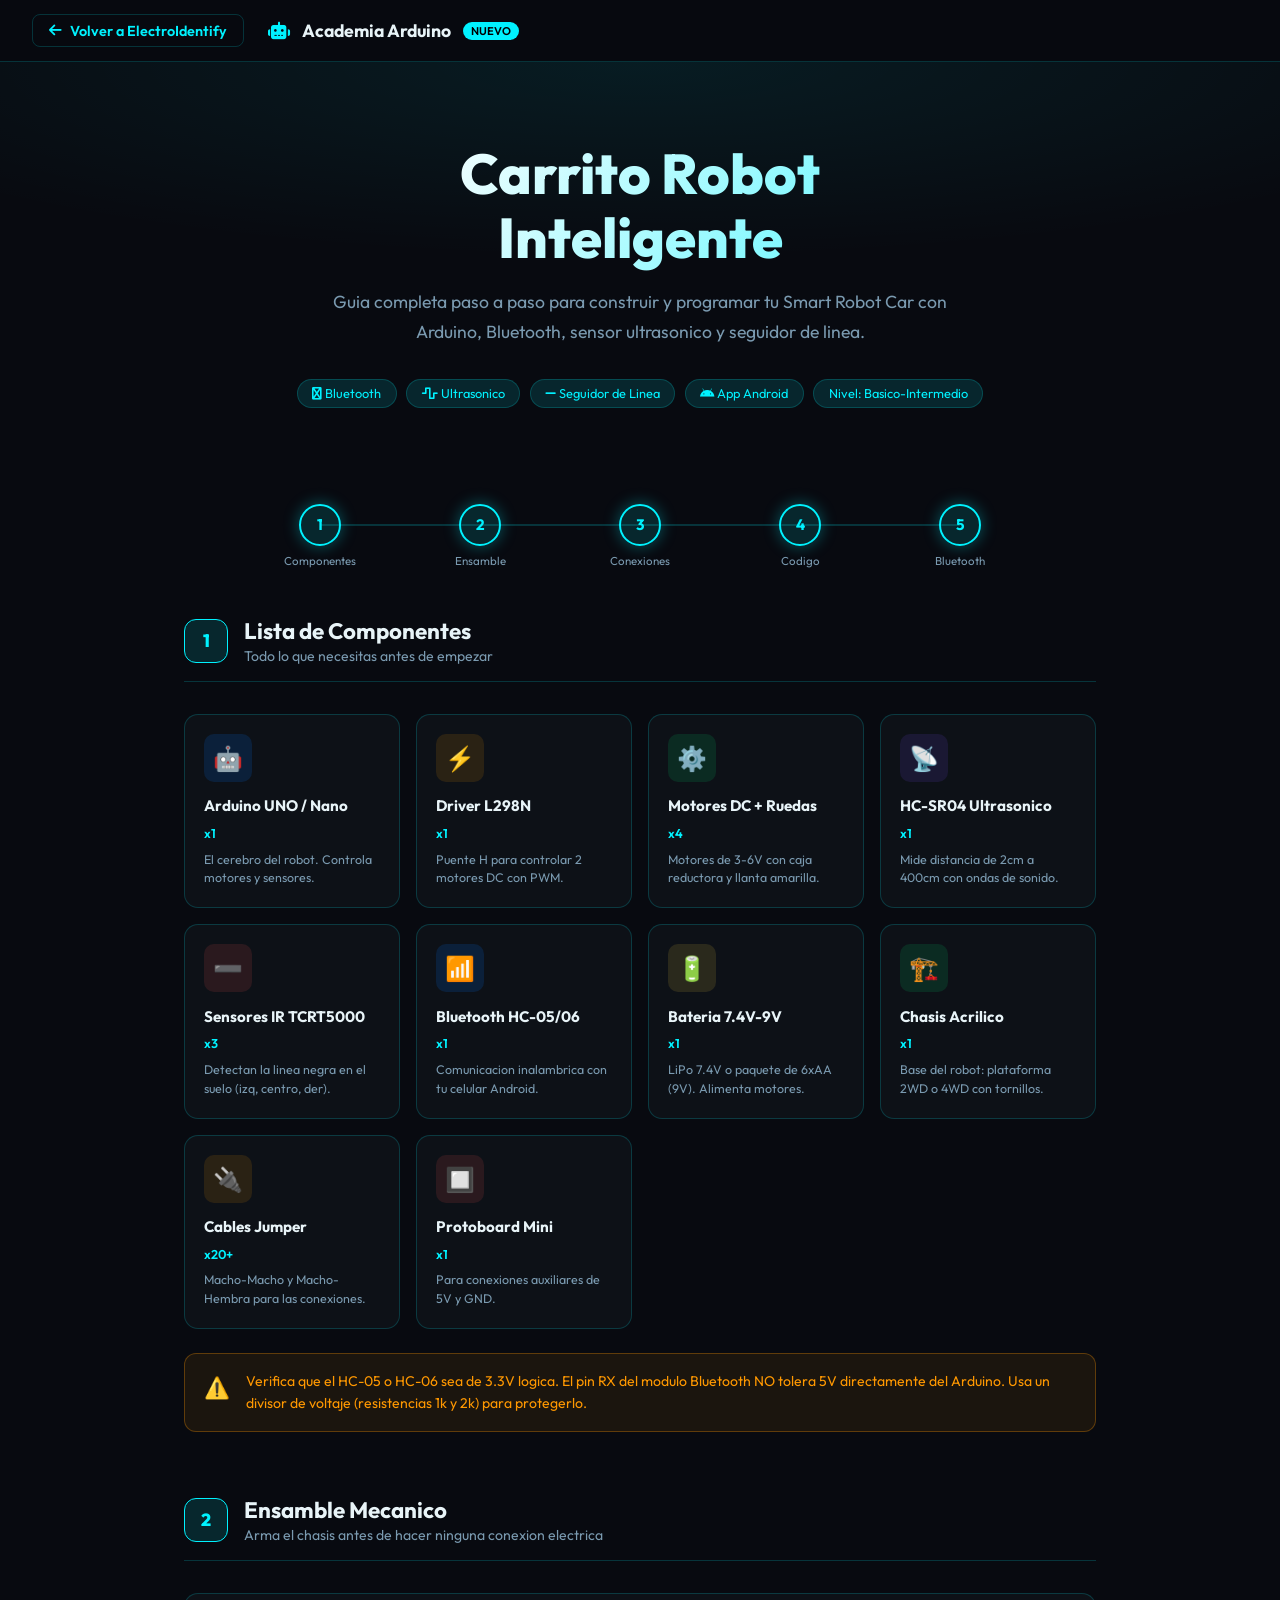
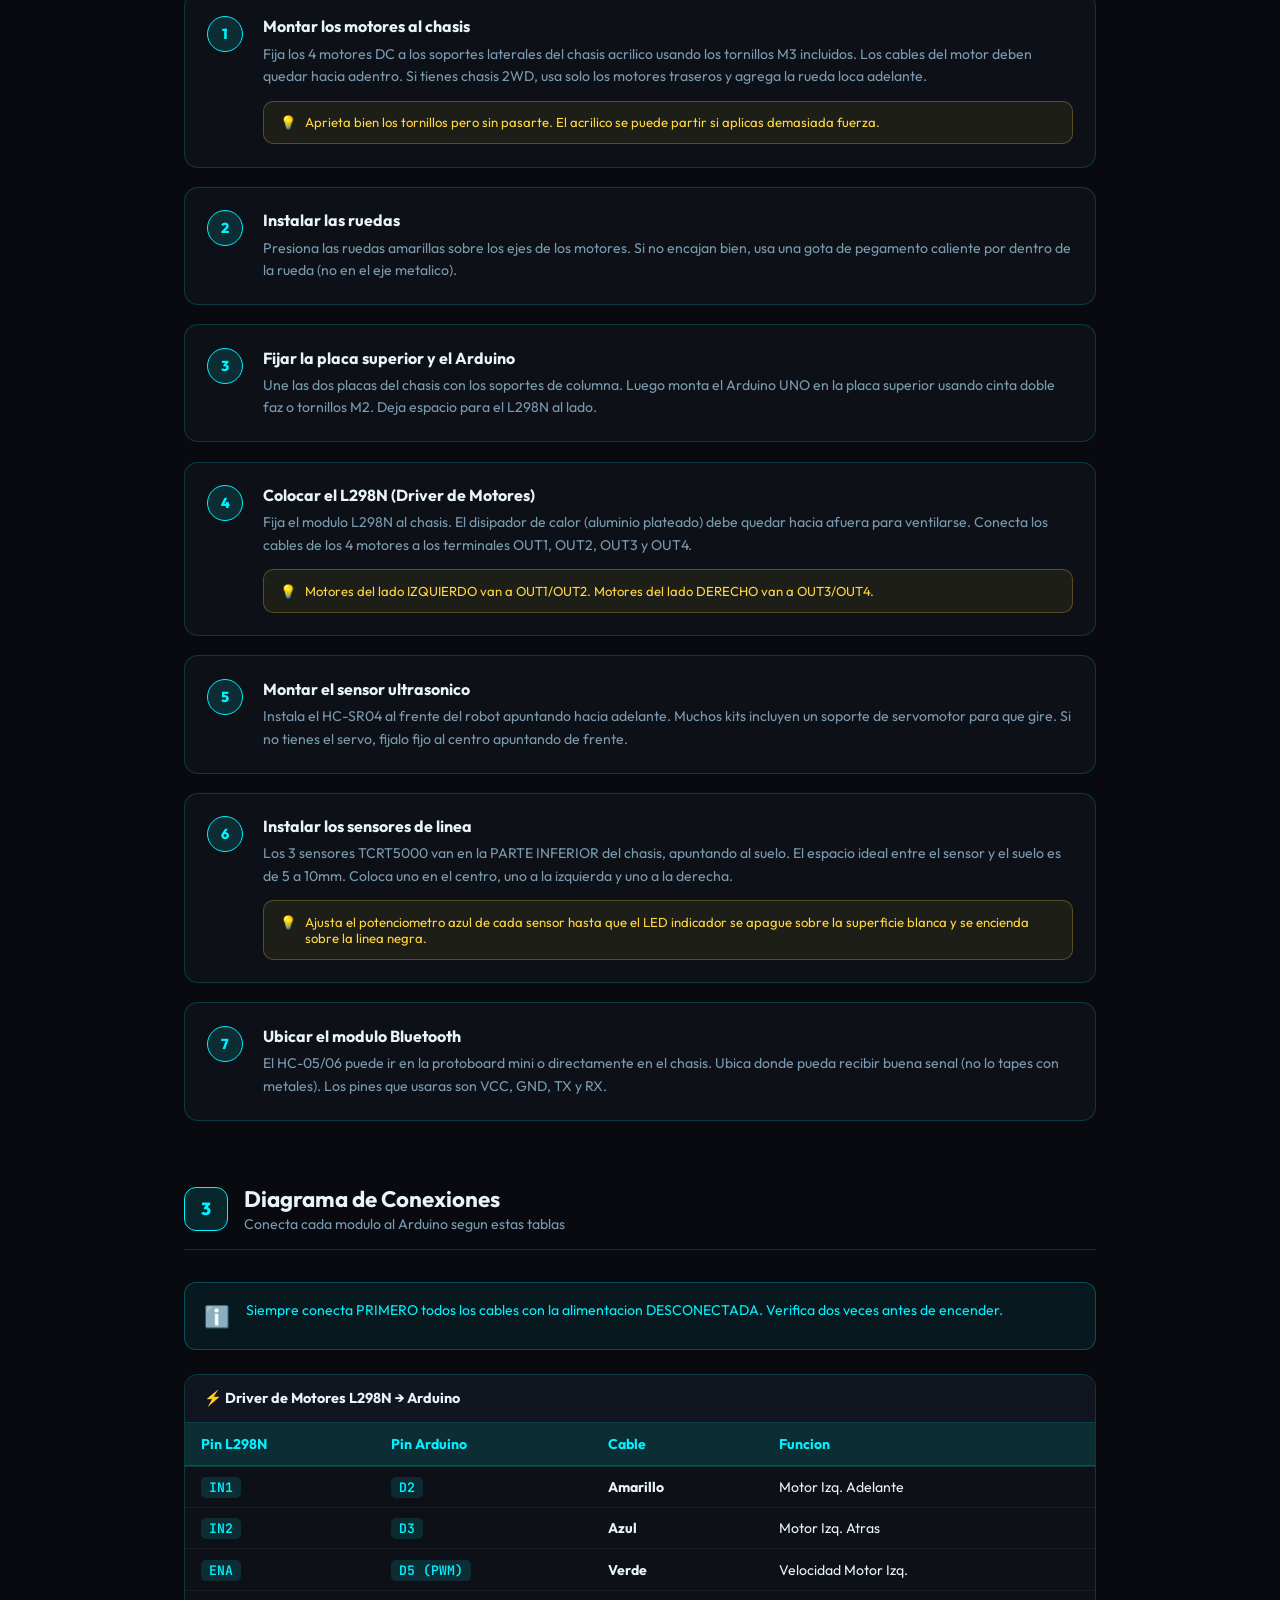
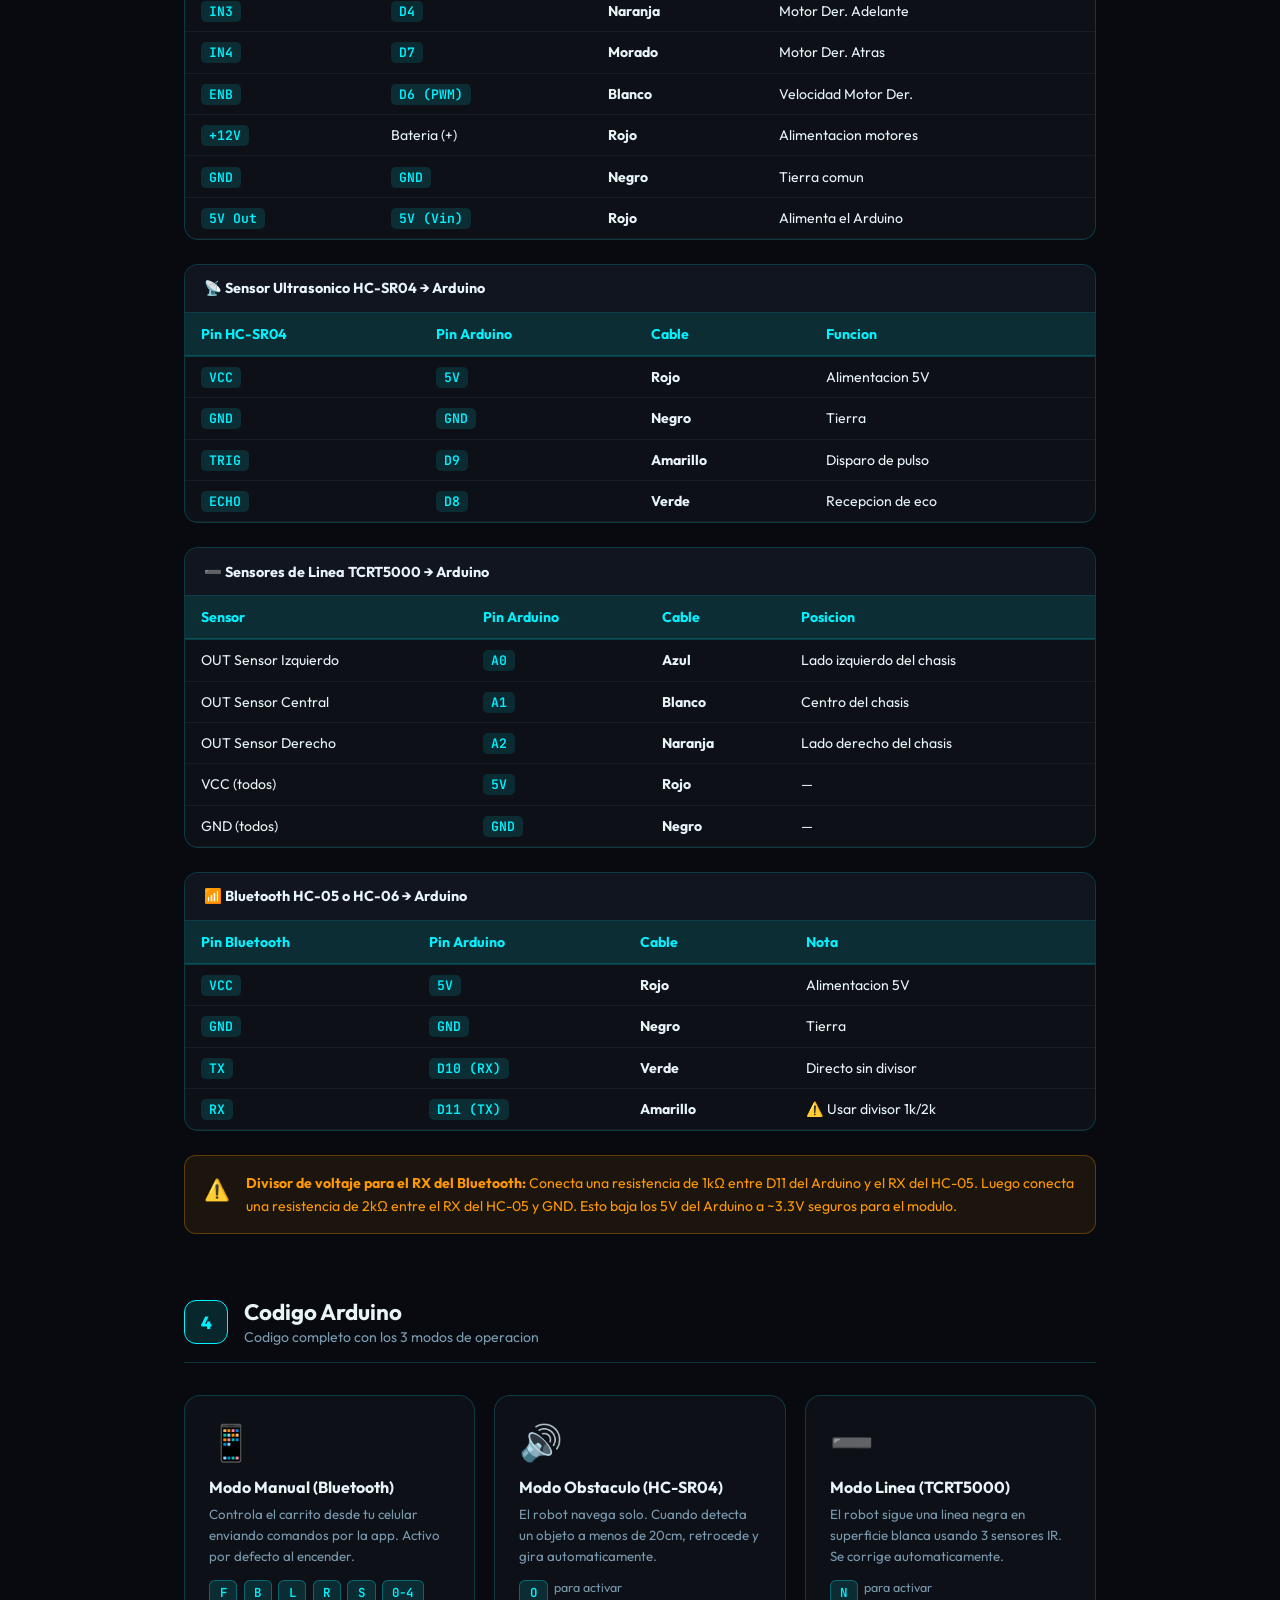
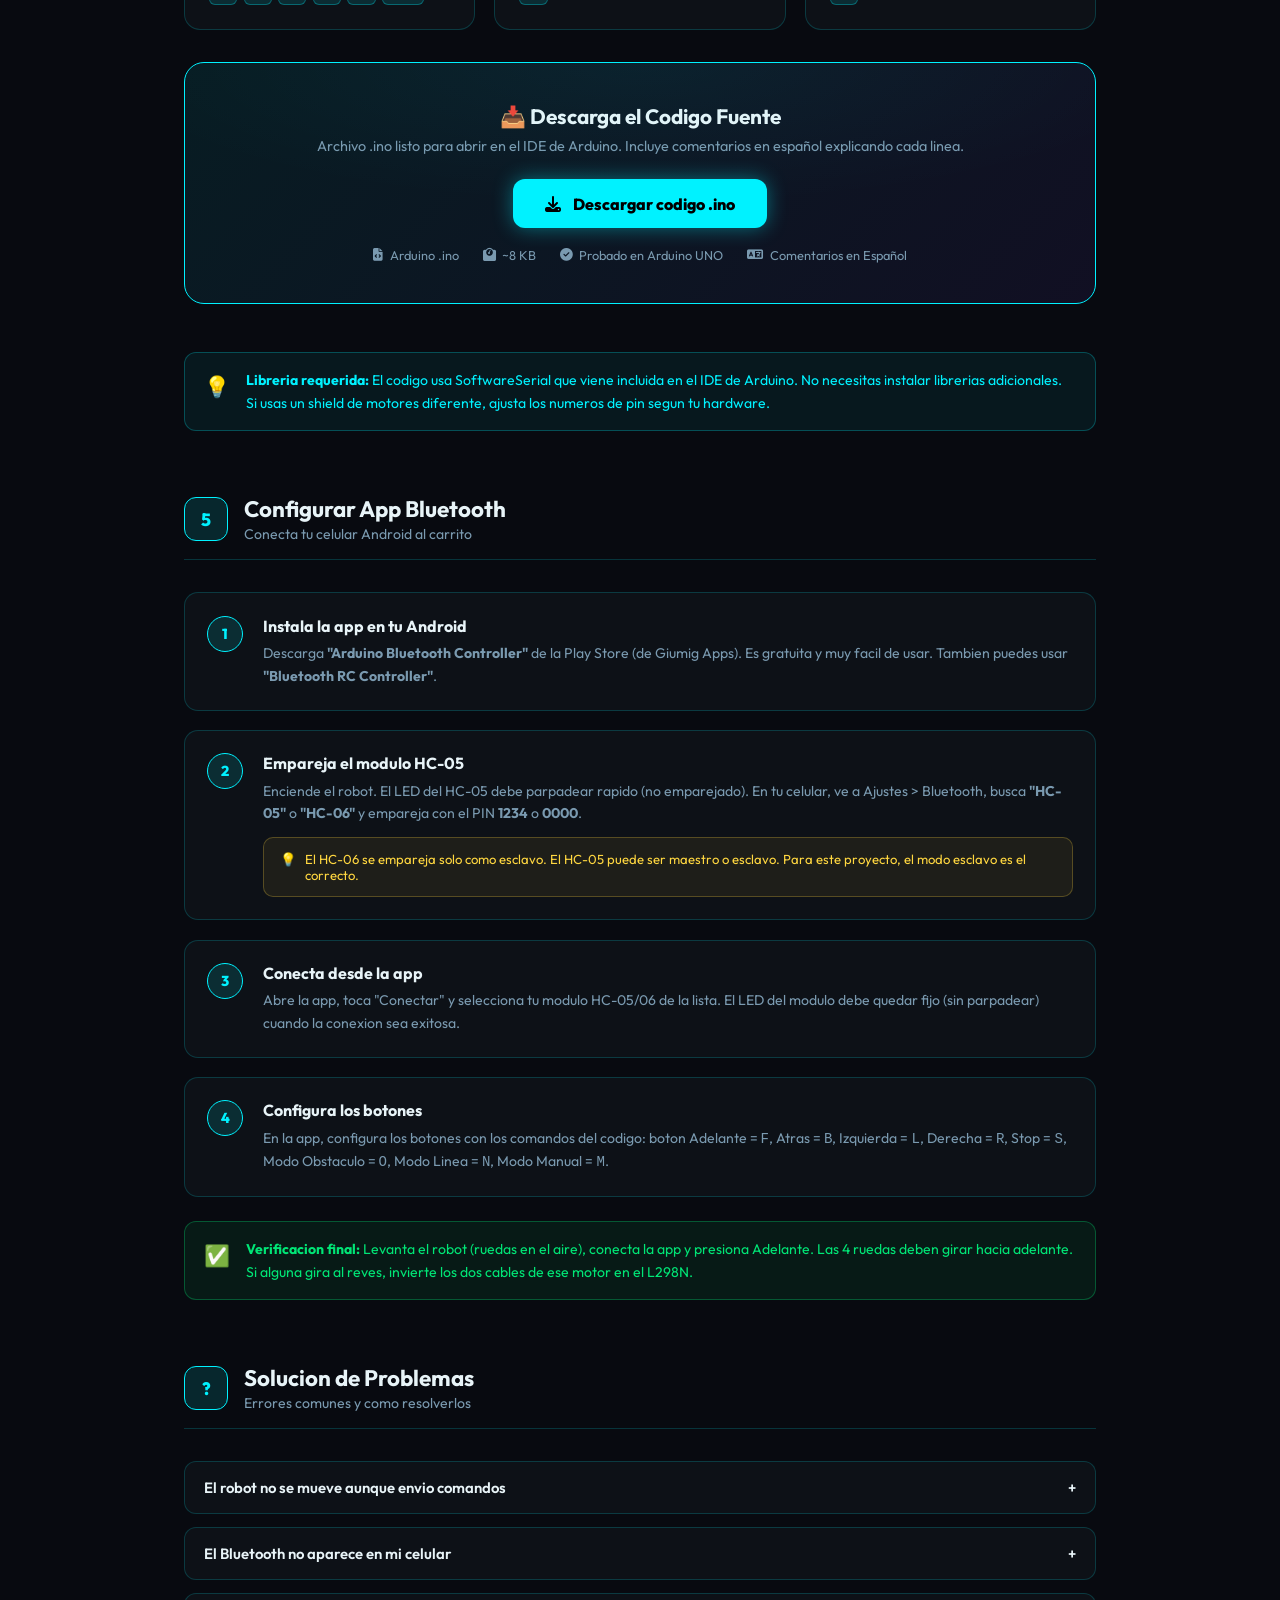
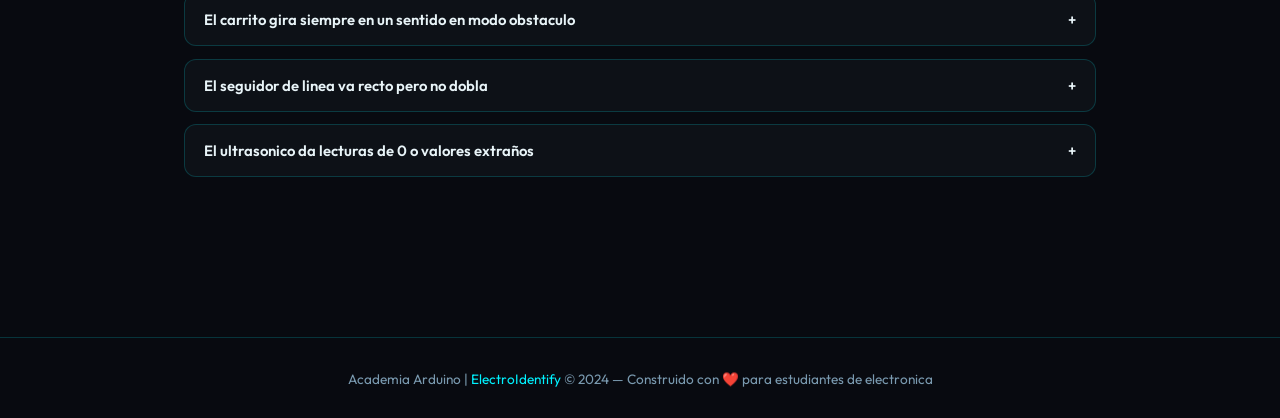
<file: academia-arduino.html>
﻿<!DOCTYPE html>
<html lang="es">
<head>
<meta charset="UTF-8">
<meta name="viewport" content="width=device-width, initial-scale=1.0">
<title>Academia Arduino | ElectroIdentify</title>
<link rel="stylesheet" href="academia-arduino.css">
<link rel="stylesheet" href="https://cdnjs.cloudflare.com/ajax/libs/font-awesome/6.4.0/css/all.min.css">
</head>
<body>

<nav class="aa-topbar">
  <a href="index.html" class="aa-back-btn"><i class="fas fa-arrow-left"></i> Volver a ElectroIdentify</a>
  <div class="aa-topbar-title"><i class="fas fa-robot" style="color:#00f2ff"></i> Academia Arduino <span class="aa-badge">NUEVO</span></div>
</nav>

<div class="aa-hero">
  <h1>Carrito Robot<br>Inteligente</h1>
  <p>Guia completa paso a paso para construir y programar tu Smart Robot Car con Arduino, Bluetooth, sensor ultrasonico y seguidor de linea.</p>
  <div class="aa-hero-tags">
    <span class="aa-tag"><i class="fas fa-bluetooth"></i> Bluetooth</span>
    <span class="aa-tag"><i class="fas fa-wave-square"></i> Ultrasonico</span>
    <span class="aa-tag"><i class="fas fa-minus"></i> Seguidor de Linea</span>
    <span class="aa-tag"><i class="fab fa-android"></i> App Android</span>
    <span class="aa-tag">Nivel: Basico-Intermedio</span>
  </div>
</div>

<div class="aa-container">

  <!-- PROGRESO -->
  <div class="aa-progress">
    <div class="aa-progress-step active"><div class="aa-step-circle">1</div><div class="aa-step-label">Componentes</div></div>
    <div class="aa-progress-step active"><div class="aa-step-circle">2</div><div class="aa-step-label">Ensamble</div></div>
    <div class="aa-progress-step active"><div class="aa-step-circle">3</div><div class="aa-step-label">Conexiones</div></div>
    <div class="aa-progress-step active"><div class="aa-step-circle">4</div><div class="aa-step-label">Codigo</div></div>
    <div class="aa-progress-step active"><div class="aa-step-circle">5</div><div class="aa-step-label">Bluetooth</div></div>
  </div>

  <!-- SECCION 1: COMPONENTES -->
  <div class="aa-section">
    <div class="aa-section-header">
      <div class="aa-section-num">1</div>
      <div><h2>Lista de Componentes</h2><p>Todo lo que necesitas antes de empezar</p></div>
    </div>
    <div class="aa-components-grid">
      <div class="aa-component-card"><div class="aa-comp-icon blue">🤖</div><div class="aa-comp-name">Arduino UNO / Nano</div><div class="aa-comp-qty">x1</div><div class="aa-comp-desc">El cerebro del robot. Controla motores y sensores.</div></div>
      <div class="aa-component-card"><div class="aa-comp-icon orange">⚡</div><div class="aa-comp-name">Driver L298N</div><div class="aa-comp-qty">x1</div><div class="aa-comp-desc">Puente H para controlar 2 motores DC con PWM.</div></div>
      <div class="aa-component-card"><div class="aa-comp-icon green">⚙️</div><div class="aa-comp-name">Motores DC + Ruedas</div><div class="aa-comp-qty">x4</div><div class="aa-comp-desc">Motores de 3-6V con caja reductora y llanta amarilla.</div></div>
      <div class="aa-component-card"><div class="aa-comp-icon purple">📡</div><div class="aa-comp-name">HC-SR04 Ultrasonico</div><div class="aa-comp-qty">x1</div><div class="aa-comp-desc">Mide distancia de 2cm a 400cm con ondas de sonido.</div></div>
      <div class="aa-component-card"><div class="aa-comp-icon red">➖</div><div class="aa-comp-name">Sensores IR TCRT5000</div><div class="aa-comp-qty">x3</div><div class="aa-comp-desc">Detectan la linea negra en el suelo (izq, centro, der).</div></div>
      <div class="aa-component-card"><div class="aa-comp-icon blue">📶</div><div class="aa-comp-name">Bluetooth HC-05/06</div><div class="aa-comp-qty">x1</div><div class="aa-comp-desc">Comunicacion inalambrica con tu celular Android.</div></div>
      <div class="aa-component-card"><div class="aa-comp-icon yellow">🔋</div><div class="aa-comp-name">Bateria 7.4V-9V</div><div class="aa-comp-qty">x1</div><div class="aa-comp-desc">LiPo 7.4V o paquete de 6xAA (9V). Alimenta motores.</div></div>
      <div class="aa-component-card"><div class="aa-comp-icon green">🏗️</div><div class="aa-comp-name">Chasis Acrilico</div><div class="aa-comp-qty">x1</div><div class="aa-comp-desc">Base del robot: plataforma 2WD o 4WD con tornillos.</div></div>
      <div class="aa-component-card"><div class="aa-comp-icon orange">🔌</div><div class="aa-comp-name">Cables Jumper</div><div class="aa-comp-qty">x20+</div><div class="aa-comp-desc">Macho-Macho y Macho-Hembra para las conexiones.</div></div>
      <div class="aa-component-card"><div class="aa-comp-icon red">🔲</div><div class="aa-comp-name">Protoboard Mini</div><div class="aa-comp-qty">x1</div><div class="aa-comp-desc">Para conexiones auxiliares de 5V y GND.</div></div>
    </div>
    <div class="aa-callout warning"><div class="aa-callout-icon">⚠️</div><div>Verifica que el HC-05 o HC-06 sea de 3.3V logica. El pin RX del modulo Bluetooth NO tolera 5V directamente del Arduino. Usa un divisor de voltaje (resistencias 1k y 2k) para protegerlo.</div></div>
  </div>

  <!-- SECCION 2: ENSAMBLE -->
  <div class="aa-section">
    <div class="aa-section-header">
      <div class="aa-section-num">2</div>
      <div><h2>Ensamble Mecanico</h2><p>Arma el chasis antes de hacer ninguna conexion electrica</p></div>
    </div>
    <div class="aa-steps-list">
      <div class="aa-step-card"><div class="aa-step-num">1</div><div class="aa-step-content"><h3>Montar los motores al chasis</h3><p>Fija los 4 motores DC a los soportes laterales del chasis acrilico usando los tornillos M3 incluidos. Los cables del motor deben quedar hacia adentro. Si tienes chasis 2WD, usa solo los motores traseros y agrega la rueda loca adelante.</p><div class="aa-tip"><span>💡</span> Aprieta bien los tornillos pero sin pasarte. El acrilico se puede partir si aplicas demasiada fuerza.</div></div></div>
      <div class="aa-step-card"><div class="aa-step-num">2</div><div class="aa-step-content"><h3>Instalar las ruedas</h3><p>Presiona las ruedas amarillas sobre los ejes de los motores. Si no encajan bien, usa una gota de pegamento caliente por dentro de la rueda (no en el eje metalico).</p></div></div>
      <div class="aa-step-card"><div class="aa-step-num">3</div><div class="aa-step-content"><h3>Fijar la placa superior y el Arduino</h3><p>Une las dos placas del chasis con los soportes de columna. Luego monta el Arduino UNO en la placa superior usando cinta doble faz o tornillos M2. Deja espacio para el L298N al lado.</p></div></div>
      <div class="aa-step-card"><div class="aa-step-num">4</div><div class="aa-step-content"><h3>Colocar el L298N (Driver de Motores)</h3><p>Fija el modulo L298N al chasis. El disipador de calor (aluminio plateado) debe quedar hacia afuera para ventilarse. Conecta los cables de los 4 motores a los terminales OUT1, OUT2, OUT3 y OUT4.</p><div class="aa-tip"><span>💡</span> Motores del lado IZQUIERDO van a OUT1/OUT2. Motores del lado DERECHO van a OUT3/OUT4.</div></div></div>
      <div class="aa-step-card"><div class="aa-step-num">5</div><div class="aa-step-content"><h3>Montar el sensor ultrasonico</h3><p>Instala el HC-SR04 al frente del robot apuntando hacia adelante. Muchos kits incluyen un soporte de servomotor para que gire. Si no tienes el servo, fijalo fijo al centro apuntando de frente.</p></div></div>
      <div class="aa-step-card"><div class="aa-step-num">6</div><div class="aa-step-content"><h3>Instalar los sensores de linea</h3><p>Los 3 sensores TCRT5000 van en la PARTE INFERIOR del chasis, apuntando al suelo. El espacio ideal entre el sensor y el suelo es de 5 a 10mm. Coloca uno en el centro, uno a la izquierda y uno a la derecha.</p><div class="aa-tip"><span>💡</span> Ajusta el potenciometro azul de cada sensor hasta que el LED indicador se apague sobre la superficie blanca y se encienda sobre la linea negra.</div></div></div>
      <div class="aa-step-card"><div class="aa-step-num">7</div><div class="aa-step-content"><h3>Ubicar el modulo Bluetooth</h3><p>El HC-05/06 puede ir en la protoboard mini o directamente en el chasis. Ubica donde pueda recibir buena senal (no lo tapes con metales). Los pines que usaras son VCC, GND, TX y RX.</p></div></div>
    </div>
  </div>

  <!-- SECCION 3: CONEXIONES -->
  <div class="aa-section">
    <div class="aa-section-header">
      <div class="aa-section-num">3</div>
      <div><h2>Diagrama de Conexiones</h2><p>Conecta cada modulo al Arduino segun estas tablas</p></div>
    </div>
    <div class="aa-callout info"><div class="aa-callout-icon">ℹ️</div><div>Siempre conecta PRIMERO todos los cables con la alimentacion DESCONECTADA. Verifica dos veces antes de encender.</div></div>

    <div class="aa-table-section">
      <div class="aa-table-title">⚡ Driver de Motores L298N → Arduino</div>
      <table class="aa-connections-table">
        <tr><th>Pin L298N</th><th>Pin Arduino</th><th>Cable</th><th>Funcion</th></tr>
        <tr><td><span class="aa-pin">IN1</span></td><td><span class="aa-pin">D2</span></td><td class="aa-cable-amarillo">Amarillo</td><td>Motor Izq. Adelante</td></tr>
        <tr><td><span class="aa-pin">IN2</span></td><td><span class="aa-pin">D3</span></td><td class="aa-cable-azul">Azul</td><td>Motor Izq. Atras</td></tr>
        <tr><td><span class="aa-pin">ENA</span></td><td><span class="aa-pin">D5 (PWM)</span></td><td class="aa-cable-verde">Verde</td><td>Velocidad Motor Izq.</td></tr>
        <tr><td><span class="aa-pin">IN3</span></td><td><span class="aa-pin">D4</span></td><td class="aa-cable-naranja">Naranja</td><td>Motor Der. Adelante</td></tr>
        <tr><td><span class="aa-pin">IN4</span></td><td><span class="aa-pin">D7</span></td><td class="aa-cable-morado">Morado</td><td>Motor Der. Atras</td></tr>
        <tr><td><span class="aa-pin">ENB</span></td><td><span class="aa-pin">D6 (PWM)</span></td><td class="aa-cable-blanco">Blanco</td><td>Velocidad Motor Der.</td></tr>
        <tr><td><span class="aa-pin">+12V</span></td><td>Bateria (+)</td><td class="aa-cable-rojo">Rojo</td><td>Alimentacion motores</td></tr>
        <tr><td><span class="aa-pin">GND</span></td><td><span class="aa-pin">GND</span></td><td class="aa-cable-negro">Negro</td><td>Tierra comun</td></tr>
        <tr><td><span class="aa-pin">5V Out</span></td><td><span class="aa-pin">5V (Vin)</span></td><td class="aa-cable-rojo">Rojo</td><td>Alimenta el Arduino</td></tr>
      </table>
    </div>

    <div class="aa-table-section">
      <div class="aa-table-title">📡 Sensor Ultrasonico HC-SR04 → Arduino</div>
      <table class="aa-connections-table">
        <tr><th>Pin HC-SR04</th><th>Pin Arduino</th><th>Cable</th><th>Funcion</th></tr>
        <tr><td><span class="aa-pin">VCC</span></td><td><span class="aa-pin">5V</span></td><td class="aa-cable-rojo">Rojo</td><td>Alimentacion 5V</td></tr>
        <tr><td><span class="aa-pin">GND</span></td><td><span class="aa-pin">GND</span></td><td class="aa-cable-negro">Negro</td><td>Tierra</td></tr>
        <tr><td><span class="aa-pin">TRIG</span></td><td><span class="aa-pin">D9</span></td><td class="aa-cable-amarillo">Amarillo</td><td>Disparo de pulso</td></tr>
        <tr><td><span class="aa-pin">ECHO</span></td><td><span class="aa-pin">D8</span></td><td class="aa-cable-verde">Verde</td><td>Recepcion de eco</td></tr>
      </table>
    </div>

    <div class="aa-table-section">
      <div class="aa-table-title">➖ Sensores de Linea TCRT5000 → Arduino</div>
      <table class="aa-connections-table">
        <tr><th>Sensor</th><th>Pin Arduino</th><th>Cable</th><th>Posicion</th></tr>
        <tr><td>OUT Sensor Izquierdo</td><td><span class="aa-pin">A0</span></td><td class="aa-cable-azul">Azul</td><td>Lado izquierdo del chasis</td></tr>
        <tr><td>OUT Sensor Central</td><td><span class="aa-pin">A1</span></td><td class="aa-cable-blanco">Blanco</td><td>Centro del chasis</td></tr>
        <tr><td>OUT Sensor Derecho</td><td><span class="aa-pin">A2</span></td><td class="aa-cable-naranja">Naranja</td><td>Lado derecho del chasis</td></tr>
        <tr><td>VCC (todos)</td><td><span class="aa-pin">5V</span></td><td class="aa-cable-rojo">Rojo</td><td>—</td></tr>
        <tr><td>GND (todos)</td><td><span class="aa-pin">GND</span></td><td class="aa-cable-negro">Negro</td><td>—</td></tr>
      </table>
    </div>

    <div class="aa-table-section">
      <div class="aa-table-title">📶 Bluetooth HC-05 o HC-06 → Arduino</div>
      <table class="aa-connections-table">
        <tr><th>Pin Bluetooth</th><th>Pin Arduino</th><th>Cable</th><th>Nota</th></tr>
        <tr><td><span class="aa-pin">VCC</span></td><td><span class="aa-pin">5V</span></td><td class="aa-cable-rojo">Rojo</td><td>Alimentacion 5V</td></tr>
        <tr><td><span class="aa-pin">GND</span></td><td><span class="aa-pin">GND</span></td><td class="aa-cable-negro">Negro</td><td>Tierra</td></tr>
        <tr><td><span class="aa-pin">TX</span></td><td><span class="aa-pin">D10 (RX)</span></td><td class="aa-cable-verde">Verde</td><td>Directo sin divisor</td></tr>
        <tr><td><span class="aa-pin">RX</span></td><td><span class="aa-pin">D11 (TX)</span></td><td class="aa-cable-amarillo">Amarillo</td><td>⚠️ Usar divisor 1k/2k</td></tr>
      </table>
    </div>
    <div class="aa-callout warning"><div class="aa-callout-icon">⚠️</div><div><strong>Divisor de voltaje para el RX del Bluetooth:</strong> Conecta una resistencia de 1kΩ entre D11 del Arduino y el RX del HC-05. Luego conecta una resistencia de 2kΩ entre el RX del HC-05 y GND. Esto baja los 5V del Arduino a ~3.3V seguros para el modulo.</div></div>
  </div>

  <!-- SECCION 4: CODIGO -->
  <div class="aa-section">
    <div class="aa-section-header">
      <div class="aa-section-num">4</div>
      <div><h2>Codigo Arduino</h2><p>Codigo completo con los 3 modos de operacion</p></div>
    </div>

    <div class="aa-modes-grid">
      <div class="aa-mode-card">
        <div class="aa-mode-icon">📱</div>
        <h3>Modo Manual (Bluetooth)</h3>
        <p>Controla el carrito desde tu celular enviando comandos por la app. Activo por defecto al encender.</p>
        <div class="aa-cmd-list">
          <span class="aa-cmd">F</span><span class="aa-cmd">B</span><span class="aa-cmd">L</span><span class="aa-cmd">R</span><span class="aa-cmd">S</span>
          <span class="aa-cmd">0-4</span>
        </div>
      </div>
      <div class="aa-mode-card">
        <div class="aa-mode-icon">🔊</div>
        <h3>Modo Obstaculo (HC-SR04)</h3>
        <p>El robot navega solo. Cuando detecta un objeto a menos de 20cm, retrocede y gira automaticamente.</p>
        <div class="aa-cmd-list"><span class="aa-cmd">O</span> <span style="font-size:0.78rem;color:#7a9ab0">para activar</span></div>
      </div>
      <div class="aa-mode-card">
        <div class="aa-mode-icon">➖</div>
        <h3>Modo Linea (TCRT5000)</h3>
        <p>El robot sigue una linea negra en superficie blanca usando 3 sensores IR. Se corrige automaticamente.</p>
        <div class="aa-cmd-list"><span class="aa-cmd">N</span> <span style="font-size:0.78rem;color:#7a9ab0">para activar</span></div>
      </div>
    </div>

    <div class="aa-download-section">
      <h3>📥 Descarga el Codigo Fuente</h3>
      <p>Archivo .ino listo para abrir en el IDE de Arduino. Incluye comentarios en español explicando cada linea.</p>
      <a href="codigo_carrito_arduino.ino" download="ElectroIdentify_SmartCar.ino" class="aa-download-btn">
        <i class="fas fa-download"></i> Descargar codigo .ino
      </a>
      <div class="aa-download-meta">
        <span><i class="fas fa-file-code"></i> Arduino .ino</span>
        <span><i class="fas fa-weight"></i> ~8 KB</span>
        <span><i class="fas fa-check-circle"></i> Probado en Arduino UNO</span>
        <span><i class="fas fa-language"></i> Comentarios en Español</span>
      </div>
    </div>

    <div class="aa-callout info"><div class="aa-callout-icon">💡</div><div><strong>Libreria requerida:</strong> El codigo usa SoftwareSerial que viene incluida en el IDE de Arduino. No necesitas instalar librerias adicionales. Si usas un shield de motores diferente, ajusta los numeros de pin segun tu hardware.</div></div>
  </div>

  <!-- SECCION 5: APP BLUETOOTH -->
  <div class="aa-section">
    <div class="aa-section-header">
      <div class="aa-section-num">5</div>
      <div><h2>Configurar App Bluetooth</h2><p>Conecta tu celular Android al carrito</p></div>
    </div>
    <div class="aa-steps-list">
      <div class="aa-step-card"><div class="aa-step-num">1</div><div class="aa-step-content"><h3>Instala la app en tu Android</h3><p>Descarga <strong>"Arduino Bluetooth Controller"</strong> de la Play Store (de Giumig Apps). Es gratuita y muy facil de usar. Tambien puedes usar <strong>"Bluetooth RC Controller"</strong>.</p></div></div>
      <div class="aa-step-card"><div class="aa-step-num">2</div><div class="aa-step-content"><h3>Empareja el modulo HC-05</h3><p>Enciende el robot. El LED del HC-05 debe parpadear rapido (no emparejado). En tu celular, ve a Ajustes &gt; Bluetooth, busca <strong>"HC-05"</strong> o <strong>"HC-06"</strong> y empareja con el PIN <strong>1234</strong> o <strong>0000</strong>.</p><div class="aa-tip"><span>💡</span> El HC-06 se empareja solo como esclavo. El HC-05 puede ser maestro o esclavo. Para este proyecto, el modo esclavo es el correcto.</div></div></div>
      <div class="aa-step-card"><div class="aa-step-num">3</div><div class="aa-step-content"><h3>Conecta desde la app</h3><p>Abre la app, toca "Conectar" y selecciona tu modulo HC-05/06 de la lista. El LED del modulo debe quedar fijo (sin parpadear) cuando la conexion sea exitosa.</p></div></div>
      <div class="aa-step-card"><div class="aa-step-num">4</div><div class="aa-step-content"><h3>Configura los botones</h3><p>En la app, configura los botones con los comandos del codigo: boton Adelante = <code>F</code>, Atras = <code>B</code>, Izquierda = <code>L</code>, Derecha = <code>R</code>, Stop = <code>S</code>, Modo Obstaculo = <code>O</code>, Modo Linea = <code>N</code>, Modo Manual = <code>M</code>.</p></div></div>
    </div>

    <div class="aa-callout success"><div class="aa-callout-icon">✅</div><div><strong>Verificacion final:</strong> Levanta el robot (ruedas en el aire), conecta la app y presiona Adelante. Las 4 ruedas deben girar hacia adelante. Si alguna gira al reves, invierte los dos cables de ese motor en el L298N.</div></div>
  </div>

  <!-- SOLUCION DE PROBLEMAS -->
  <div class="aa-section">
    <div class="aa-section-header">
      <div class="aa-section-num">?</div>
      <div><h2>Solucion de Problemas</h2><p>Errores comunes y como resolverlos</p></div>
    </div>
    <div class="aa-faq-item"><div class="aa-faq-q" onclick="toggleFaq(this)">El robot no se mueve aunque envio comandos <span>+</span></div><div class="aa-faq-a">Verifica que ENA y ENB esten conectados a pines PWM (D5 y D6). Si estan en HIGH fijo, los motores corren a velocidad maxima pero sin control de PWM. Tambien confirma que la bateria tenga suficiente carga (min 6V).</div></div>
    <div class="aa-faq-item"><div class="aa-faq-q" onclick="toggleFaq(this)">El Bluetooth no aparece en mi celular <span>+</span></div><div class="aa-faq-a">El modulo debe estar encendido y parpadeando. Si no parpadea, revisa la conexion VCC y GND. El HC-06 se detecta inmediatamente. El HC-05 a veces requiere poner el celular muy cerca la primera vez.</div></div>
    <div class="aa-faq-item"><div class="aa-faq-q" onclick="toggleFaq(this)">El carrito gira siempre en un sentido en modo obstaculo <span>+</span></div><div class="aa-faq-a">El codigo siempre gira a la derecha al encontrar obstaculo. Puedes modificar la funcion modoObstaculo() para que gire aleatoriamente: reemplaza girarDerecha() por una condicion random(2)==0 que alterne entre girarDerecha() y girarIzquierda().</div></div>
    <div class="aa-faq-item"><div class="aa-faq-q" onclick="toggleFaq(this)">El seguidor de linea va recto pero no dobla <span>+</span></div><div class="aa-faq-a">Ajusta el potenciometro de cada sensor TCRT5000 con un destornillador pequeño hasta calibrarlo correctamente. Pon el robot sobre la linea y ajusta hasta que el LED indicador cambie de estado exactamente sobre el borde de la linea.</div></div>
    <div class="aa-faq-item"><div class="aa-faq-q" onclick="toggleFaq(this)">El ultrasonico da lecturas de 0 o valores extraños <span>+</span></div><div class="aa-faq-a">Verifica que TRIG este en D9 y ECHO en D8. El sensor necesita al menos 5ms entre lecturas. Si el codigo lee muy rapido, agrega un delay(50) dentro de la funcion modoObstaculo(). Tambien revisa que no haya objetos muy cerca (menos de 2cm).</div></div>
  </div>

</div>

<footer class="aa-footer">
  <p>Academia Arduino | <a href="index.html">ElectroIdentify</a> &copy; 2024 &mdash; Construido con ❤️ para estudiantes de electronica</p>
</footer>

<script>
function toggleFaq(el) {
  const item = el.parentElement;
  item.classList.toggle('open');
  el.querySelector('span').textContent = item.classList.contains('open') ? '−' : '+';
}
</script>
</body>
</html>
</file>
<file: academia-arduino.css>
/* ================================================================
   Academia Arduino - Estilos
   ElectroIdentify | v1.0
   ================================================================ */

@import url('https://fonts.googleapis.com/css2?family=Outfit:wght@300;400;600;700;800&family=JetBrains+Mono:wght@400;600&display=swap');

:root {
  --cyan: #00f2ff;
  --cyan-dim: rgba(0, 242, 255, 0.12);
  --cyan-glow: rgba(0, 242, 255, 0.35);
  --bg-main: #080a10;
  --bg-card: #0d1117;
  --bg-card2: #111520;
  --border: rgba(0, 242, 255, 0.18);
  --text: #e8f4f8;
  --text-dim: #7a9ab0;
  --green: #00e676;
  --orange: #ff9800;
  --red: #ff5252;
  --purple: #7c4dff;
  --yellow: #ffd740;
}

*, *::before, *::after { box-sizing: border-box; margin: 0; padding: 0; }

html { scroll-behavior: smooth; }

body {
  font-family: 'Outfit', sans-serif;
  background: var(--bg-main);
  color: var(--text);
  min-height: 100vh;
  overflow-x: hidden;
}

/* ---- TOPBAR ---- */
.aa-topbar {
  position: sticky; top: 0; z-index: 100;
  background: rgba(8, 10, 16, 0.92);
  backdrop-filter: blur(16px);
  border-bottom: 1px solid var(--border);
  padding: 0 2rem;
  display: flex; align-items: center; gap: 1.5rem;
  height: 62px;
}
.aa-back-btn {
  display: flex; align-items: center; gap: 0.5rem;
  color: var(--cyan); text-decoration: none;
  font-size: 0.9rem; font-weight: 600;
  padding: 0.4rem 1rem;
  border: 1px solid var(--border);
  border-radius: 8px;
  transition: all 0.25s;
}
.aa-back-btn:hover {
  background: var(--cyan-dim);
  border-color: var(--cyan);
  box-shadow: 0 0 12px var(--cyan-glow);
}
.aa-topbar-title {
  display: flex; align-items: center; gap: 0.75rem;
  font-size: 1.1rem; font-weight: 700;
}
.aa-topbar-title .aa-badge {
  font-size: 0.7rem; font-weight: 600;
  background: var(--cyan); color: #000;
  padding: 2px 8px; border-radius: 20px;
}

/* ---- HERO SECTION ---- */
.aa-hero {
  padding: 5rem 2rem 3rem;
  text-align: center;
  position: relative;
  overflow: hidden;
}
.aa-hero::before {
  content: '';
  position: absolute; inset: 0;
  background: radial-gradient(ellipse 70% 50% at 50% 0%, rgba(0,242,255,0.08), transparent);
  pointer-events: none;
}
.aa-hero h1 {
  font-size: clamp(2rem, 5vw, 3.5rem);
  font-weight: 800;
  line-height: 1.15;
  margin-bottom: 1rem;
  background: linear-gradient(135deg, #fff 30%, var(--cyan));
  -webkit-background-clip: text; -webkit-text-fill-color: transparent;
}
.aa-hero p {
  font-size: 1.1rem; color: var(--text-dim);
  max-width: 640px; margin: 0 auto 2rem;
  line-height: 1.7;
}
.aa-hero-tags { display: flex; flex-wrap: wrap; gap: 0.6rem; justify-content: center; }
.aa-tag {
  padding: 0.35rem 0.9rem;
  border: 1px solid var(--border);
  border-radius: 20px;
  font-size: 0.8rem; color: var(--cyan);
  background: var(--cyan-dim);
}

/* ---- CONTENEDOR PRINCIPAL ---- */
.aa-container {
  max-width: 960px;
  margin: 0 auto;
  padding: 0 1.5rem 6rem;
}

/* ---- PROGRESS TRACKER ---- */
.aa-progress {
  display: flex; justify-content: center;
  gap: 0; margin: 3rem 0;
  position: relative;
}
.aa-progress-step {
  display: flex; flex-direction: column;
  align-items: center; gap: 0.5rem;
  position: relative; flex: 1; max-width: 160px;
}
.aa-progress-step::after {
  content: '';
  position: absolute; top: 20px; left: 50%;
  width: 100%; height: 2px;
  background: var(--border);
  z-index: 0;
}
.aa-progress-step:last-child::after { display: none; }
.aa-step-circle {
  width: 42px; height: 42px;
  border-radius: 50%;
  border: 2px solid var(--border);
  background: var(--bg-card);
  display: flex; align-items: center; justify-content: center;
  font-weight: 700; font-size: 0.95rem;
  position: relative; z-index: 1;
  transition: all 0.3s;
  cursor: default;
}
.aa-progress-step.active .aa-step-circle {
  border-color: var(--cyan);
  background: var(--cyan-dim);
  color: var(--cyan);
  box-shadow: 0 0 16px var(--cyan-glow);
}
.aa-step-label {
  font-size: 0.72rem; color: var(--text-dim);
  text-align: center; line-height: 1.3;
}

/* ---- SECCIÓN BASE ---- */
.aa-section {
  margin-bottom: 4rem;
}
.aa-section-header {
  display: flex; align-items: center; gap: 1rem;
  margin-bottom: 2rem; padding-bottom: 1rem;
  border-bottom: 1px solid var(--border);
}
.aa-section-num {
  width: 44px; height: 44px; border-radius: 12px;
  background: var(--cyan-dim); border: 1px solid var(--cyan);
  display: flex; align-items: center; justify-content: center;
  font-size: 1.1rem; font-weight: 800; color: var(--cyan);
  flex-shrink: 0;
}
.aa-section-header h2 {
  font-size: 1.4rem; font-weight: 700;
}
.aa-section-header p {
  font-size: 0.88rem; color: var(--text-dim); margin-top: 2px;
}

/* ---- GRID DE COMPONENTES ---- */
.aa-components-grid {
  display: grid;
  grid-template-columns: repeat(auto-fill, minmax(190px, 1fr));
  gap: 1rem;
}
.aa-component-card {
  background: var(--bg-card);
  border: 1px solid var(--border);
  border-radius: 14px; padding: 1.2rem;
  display: flex; flex-direction: column; gap: 0.6rem;
  transition: all 0.25s;
}
.aa-component-card:hover {
  border-color: var(--cyan);
  transform: translateY(-3px);
  box-shadow: 0 8px 24px rgba(0,242,255,0.1);
}
.aa-comp-icon {
  width: 48px; height: 48px; border-radius: 10px;
  display: flex; align-items: center; justify-content: center;
  font-size: 1.5rem;
  margin-bottom: 0.3rem;
}
.aa-comp-icon.blue  { background: rgba(0,120,255,0.15); }
.aa-comp-icon.green { background: rgba(0,230,118,0.12); }
.aa-comp-icon.orange{ background: rgba(255,152,0,0.12); }
.aa-comp-icon.purple{ background: rgba(124,77,255,0.12); }
.aa-comp-icon.red   { background: rgba(255,82,82,0.12); }
.aa-comp-icon.yellow{ background: rgba(255,215,64,0.12); }
.aa-comp-name { font-weight: 700; font-size: 0.95rem; }
.aa-comp-qty  { font-size: 0.8rem; color: var(--cyan); font-weight: 600; }
.aa-comp-desc { font-size: 0.78rem; color: var(--text-dim); line-height: 1.5; }

/* ---- PASOS DE ENSAMBLAJE ---- */
.aa-steps-list { display: flex; flex-direction: column; gap: 1.2rem; }
.aa-step-card {
  background: var(--bg-card);
  border: 1px solid var(--border);
  border-radius: 14px; padding: 1.4rem;
  display: flex; gap: 1.2rem;
  transition: border-color 0.25s;
}
.aa-step-card:hover { border-color: rgba(0,242,255,0.4); }
.aa-step-num {
  width: 36px; height: 36px; border-radius: 50%;
  background: var(--cyan-dim); border: 1px solid var(--cyan);
  display: flex; align-items: center; justify-content: center;
  font-weight: 800; color: var(--cyan); font-size: 0.9rem;
  flex-shrink: 0;
}
.aa-step-content h3 { font-size: 1rem; font-weight: 700; margin-bottom: 0.4rem; }
.aa-step-content p  { font-size: 0.88rem; color: var(--text-dim); line-height: 1.6; }
.aa-tip {
  display: flex; align-items: flex-start; gap: 0.6rem;
  background: rgba(255,215,64,0.07);
  border: 1px solid rgba(255,215,64,0.25);
  border-radius: 10px; padding: 0.8rem 1rem;
  margin-top: 0.8rem;
  font-size: 0.82rem; color: var(--yellow);
}

/* ---- TABLA DE CONEXIONES ---- */
.aa-connections-table {
  width: 100%; border-collapse: collapse;
  font-size: 0.88rem;
}
.aa-connections-table th {
  background: var(--cyan-dim);
  color: var(--cyan);
  padding: 0.75rem 1rem;
  text-align: left; font-weight: 700;
  border-bottom: 2px solid var(--border);
}
.aa-connections-table td {
  padding: 0.7rem 1rem;
  border-bottom: 1px solid rgba(255,255,255,0.05);
  color: var(--text);
}
.aa-connections-table tr:hover td { background: rgba(0,242,255,0.04); }
.aa-pin { 
  font-family: 'JetBrains Mono', monospace;
  color: var(--cyan); font-weight: 600;
  background: var(--cyan-dim);
  padding: 2px 8px; border-radius: 5px;
  font-size: 0.82rem;
}
.aa-cable-rojo    { color: #ff5252; font-weight: 700; }
.aa-cable-negro   { color: #aaa; font-weight: 700; }
.aa-cable-amarillo{ color: var(--yellow); font-weight: 700; }
.aa-cable-azul    { color: #40c4ff; font-weight: 700; }
.aa-cable-verde   { color: var(--green); font-weight: 700; }
.aa-cable-naranja { color: var(--orange); font-weight: 700; }
.aa-cable-blanco  { color: #fff; font-weight: 700; }
.aa-cable-morado  { color: #ce93d8; font-weight: 700; }

.aa-table-section {
  background: var(--bg-card);
  border: 1px solid var(--border);
  border-radius: 14px; overflow: hidden;
  margin-bottom: 1.5rem;
}
.aa-table-title {
  padding: 0.9rem 1.2rem;
  background: var(--bg-card2);
  border-bottom: 1px solid var(--border);
  font-weight: 700; font-size: 0.9rem;
  display: flex; align-items: center; gap: 0.6rem;
}

/* ---- DIAGRAMA VISUAL ---- */
.aa-diagram {
  background: var(--bg-card);
  border: 1px solid var(--border);
  border-radius: 16px; padding: 2rem;
  text-align: center; margin-bottom: 2rem;
}
.aa-diagram-grid {
  display: grid; grid-template-columns: 1fr 1fr 1fr;
  gap: 1rem; align-items: center;
}
.aa-module {
  background: var(--bg-card2);
  border: 1px solid var(--border);
  border-radius: 12px; padding: 1rem;
  text-align: center;
}
.aa-module-icon { font-size: 2rem; margin-bottom: 0.4rem; }
.aa-module-name { font-size: 0.8rem; font-weight: 700; color: var(--cyan); }
.aa-module-pins { font-size: 0.7rem; color: var(--text-dim); margin-top: 0.3rem; }
.aa-arrow {
  color: var(--cyan); font-size: 1.5rem;
  display: flex; align-items: center; justify-content: center;
}

/* ---- SECCIÓN DE CÓDIGO ---- */
.aa-code-block {
  background: #0d1117;
  border: 1px solid var(--border);
  border-radius: 14px; overflow: hidden;
  margin-bottom: 1.5rem;
}
.aa-code-header {
  display: flex; align-items: center; justify-content: space-between;
  padding: 0.8rem 1.2rem;
  background: var(--bg-card2);
  border-bottom: 1px solid var(--border);
}
.aa-code-lang {
  font-size: 0.78rem; color: var(--cyan);
  font-family: 'JetBrains Mono', monospace; font-weight: 600;
}
.aa-copy-btn {
  background: var(--cyan-dim); border: 1px solid var(--border);
  color: var(--cyan); padding: 0.3rem 0.8rem;
  border-radius: 6px; font-size: 0.78rem; cursor: pointer;
  transition: all 0.2s; font-family: inherit;
}
.aa-copy-btn:hover { background: var(--cyan); color: #000; }
.aa-code-block pre {
  padding: 1.2rem;
  font-family: 'JetBrains Mono', monospace;
  font-size: 0.82rem; line-height: 1.6;
  overflow-x: auto;
  color: #c9d1d9;
}
.aa-code-block .kw  { color: #ff7b72; }
.aa-code-block .str { color: #a5d6ff; }
.aa-code-block .num { color: #79c0ff; }
.aa-code-block .cmt { color: #8b949e; font-style: italic; }
.aa-code-block .fn  { color: #d2a8ff; }

/* ---- DOWNLOAD BUTTON ---- */
.aa-download-section {
  background: linear-gradient(135deg, rgba(0,242,255,0.08), rgba(124,77,255,0.08));
  border: 1px solid var(--cyan);
  border-radius: 20px; padding: 2.5rem;
  text-align: center; margin-bottom: 3rem;
  position: relative; overflow: hidden;
}
.aa-download-section::before {
  content: '';
  position: absolute; inset: 0;
  background: radial-gradient(ellipse 60% 60% at 50% 0%, rgba(0,242,255,0.05), transparent);
}
.aa-download-section h3 { font-size: 1.3rem; font-weight: 700; margin-bottom: 0.5rem; }
.aa-download-section p { font-size: 0.9rem; color: var(--text-dim); margin-bottom: 1.5rem; }
.aa-download-btn {
  display: inline-flex; align-items: center; gap: 0.75rem;
  background: var(--cyan); color: #000;
  font-weight: 800; font-size: 1rem;
  padding: 0.9rem 2rem; border-radius: 12px;
  text-decoration: none;
  transition: all 0.25s;
  box-shadow: 0 0 20px rgba(0,242,255,0.4);
  position: relative;
}
.aa-download-btn:hover {
  transform: translateY(-2px);
  box-shadow: 0 8px 32px rgba(0,242,255,0.6);
  background: #33f5ff;
}
.aa-download-meta {
  display: flex; gap: 1.5rem; justify-content: center;
  margin-top: 1.2rem; flex-wrap: wrap;
}
.aa-download-meta span {
  font-size: 0.8rem; color: var(--text-dim);
  display: flex; align-items: center; gap: 0.4rem;
}

/* ---- MODOS DE OPERACIÓN ---- */
.aa-modes-grid {
  display: grid; grid-template-columns: repeat(auto-fit, minmax(250px, 1fr));
  gap: 1.2rem; margin-bottom: 2rem;
}
.aa-mode-card {
  background: var(--bg-card);
  border: 1px solid var(--border);
  border-radius: 16px; padding: 1.5rem;
  transition: all 0.25s;
}
.aa-mode-card:hover {
  border-color: var(--cyan);
  box-shadow: 0 0 20px rgba(0,242,255,0.08);
}
.aa-mode-icon { font-size: 2.2rem; margin-bottom: 0.8rem; }
.aa-mode-card h3 { font-size: 1rem; font-weight: 700; margin-bottom: 0.4rem; }
.aa-mode-card p  { font-size: 0.83rem; color: var(--text-dim); line-height: 1.6; }
.aa-cmd-list { margin-top: 0.8rem; display: flex; flex-wrap: wrap; gap: 0.4rem; }
.aa-cmd {
  font-family: 'JetBrains Mono', monospace;
  background: var(--cyan-dim); color: var(--cyan);
  border: 1px solid rgba(0,242,255,0.3);
  padding: 0.2rem 0.6rem; border-radius: 6px;
  font-size: 0.78rem; font-weight: 600;
}

/* ---- ALERTA / CALLOUT ---- */
.aa-callout {
  display: flex; gap: 1rem;
  border-radius: 12px; padding: 1rem 1.2rem;
  margin: 1.5rem 0; font-size: 0.88rem; line-height: 1.6;
}
.aa-callout.warning {
  background: rgba(255,152,0,0.08);
  border: 1px solid rgba(255,152,0,0.3);
  color: var(--orange);
}
.aa-callout.info {
  background: rgba(0,242,255,0.06);
  border: 1px solid rgba(0,242,255,0.25);
  color: var(--cyan);
}
.aa-callout.success {
  background: rgba(0,230,118,0.07);
  border: 1px solid rgba(0,230,118,0.3);
  color: var(--green);
}
.aa-callout-icon { font-size: 1.3rem; flex-shrink: 0; margin-top: 1px; }

/* ---- FAQ / SOLUCION DE PROBLEMAS ---- */
.aa-faq-item {
  background: var(--bg-card);
  border: 1px solid var(--border);
  border-radius: 12px;
  margin-bottom: 0.8rem; overflow: hidden;
}
.aa-faq-q {
  padding: 1rem 1.2rem;
  display: flex; justify-content: space-between; align-items: center;
  cursor: pointer; font-weight: 600; font-size: 0.93rem;
  transition: background 0.2s;
}
.aa-faq-q:hover { background: var(--cyan-dim); }
.aa-faq-a {
  padding: 0 1.2rem 1rem;
  color: var(--text-dim); font-size: 0.85rem; line-height: 1.7;
  display: none;
}
.aa-faq-item.open .aa-faq-a { display: block; }
.aa-faq-item.open .aa-faq-q { color: var(--cyan); }

/* ---- FOOTER ---- */
.aa-footer {
  text-align: center;
  padding: 2rem;
  border-top: 1px solid var(--border);
  color: var(--text-dim); font-size: 0.85rem;
}
.aa-footer a { color: var(--cyan); text-decoration: none; }

/* ---- RESPONSIVE ---- */
@media (max-width: 640px) {
  .aa-topbar { padding: 0 1rem; }
  .aa-hero { padding: 4rem 1.2rem 2rem; }
  .aa-container { padding: 0 1rem 4rem; }
  .aa-progress { gap: 0; }
  .aa-step-label { display: none; }
  .aa-diagram-grid { grid-template-columns: 1fr; }
  .aa-diagram-grid .aa-arrow { transform: rotate(90deg); }
}
</file>
